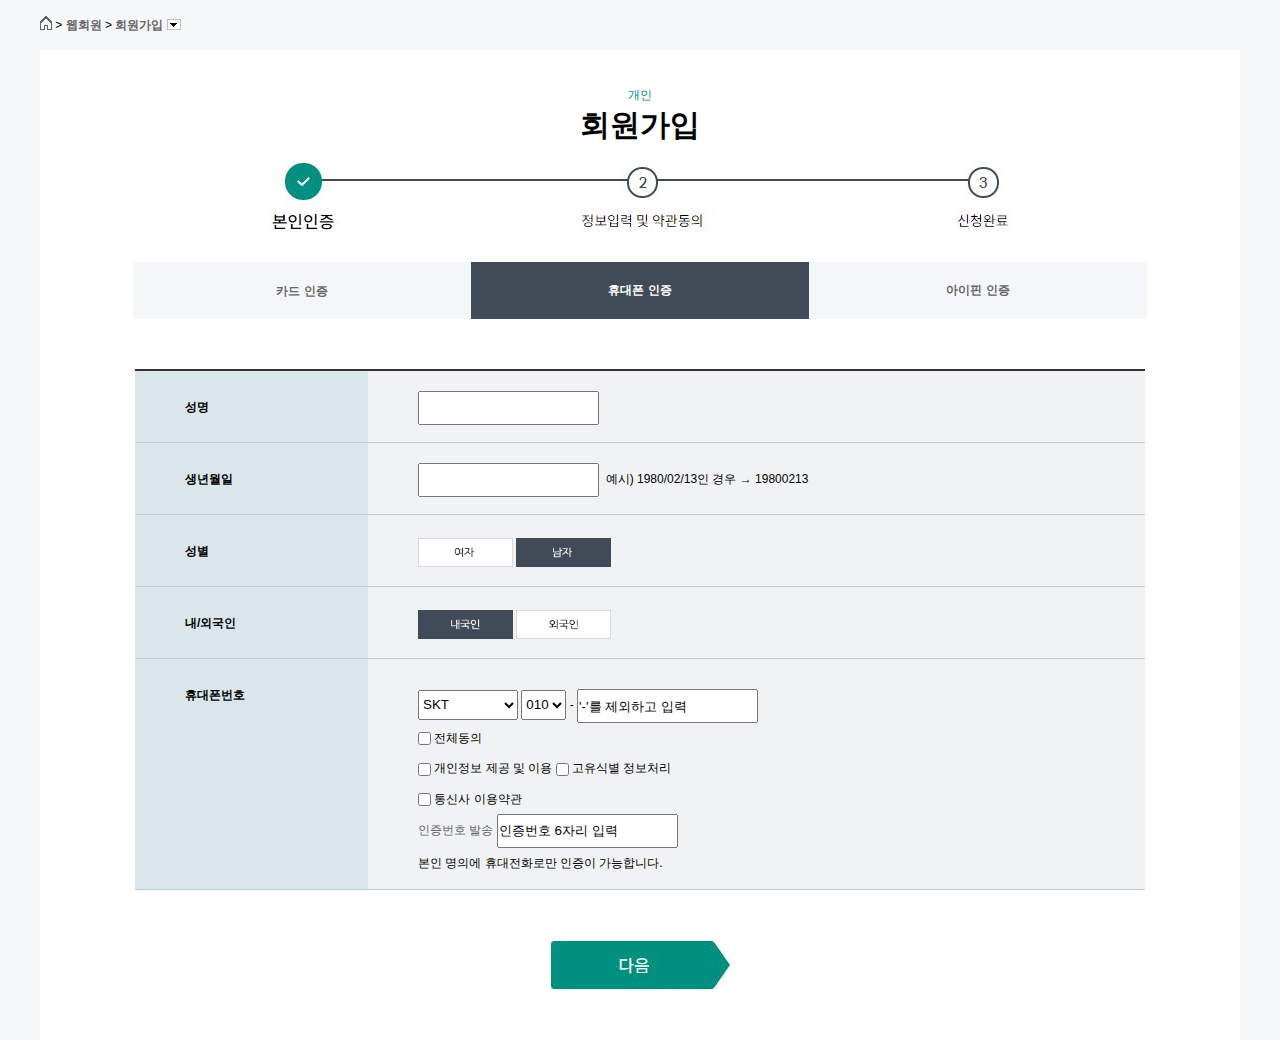
<file: join.html>
<!DOCTYPE html PUBLIC "-//W3C//DTD XHTML 1.0 Transitional//EN" "http://www.w3.org/TR/xhtml1/DTD/xhtml1-transitional.dtd">
<html xmlns="http://www.w3.org/1999/xhtml" xml:lang="ko" lang="ko">
<head>
<meta http-equiv="Content-Type" content="application/xhtml+xml; charset=utf-8" />
<title> 회원가입 | 하나카드 </title>

<link rel="stylesheet" type="text/css" href="css/import.css" />
<link rel="stylesheet" type="text/css" href="css/join.css" />
<script type="text/javascript" src="js/menu.js"></script>


</head>

<body>
<!--//바로가기 메뉴-->

<div id="wrap">
<!-- header -->
<? include "header.html"; ?>
<!-- //header -->
	<!-- container -->
	<div id="container">
    	<div class="homeL_innerJ">
        <p class="homeL">
        <a href="#"><img src="images/ico_breadcrumb_home.png" alt="홈페이지로 바로가기" /></a> &gt;
        <a href="#">웹회원</a> &gt;
        <a href="#">회원가입</a>
        <a href="#"><img class="homeL_btn" src="images/ico_select_arrow.png" alt="회원가입 더보기" /></a>
        </p>
        </div>
        <!-- 회원가입 -->
        <div class="content">
        <h2>개인<br /><span>회원가입</span></h2>
        <p class="join"><img src="images/listforjoin.JPG" alt="회원가입 단계, 1본인인증 2정보입력 및 약관동의 3신청완료" /></p>
        <ol class="blind">
        <li>본인인증</li>
        <li>정보입력 및 약관동의</li>
        <li>신청완료</li>
        </ol>
        <dl class="card_certi">
        <dt><a href="#">카드 인증</a></dt>
        </dl>
        <dl class="auPhon">
        <dt class="auPhon_box"><a href="#">휴대폰 인증</a></dt>
        <dd>
        <form action="/" method="post">
        <fieldset>
        <legend class="blind">휴대폰 인증</legend>
        <table summary="휴대폰인증으로 회원가입하기" >
        <caption class="blind">휴대폰 인증</caption>
        <tr class="bold_line">
        <th>성명</th>
        <td><input type="text" id="name" title="성명" /></td>
        </tr>
        <tr>
        <th>생년월일</th>
        <td><input type="text" maxlength="8" id="birthday" title="생년월일" />&nbsp;
            예시) 1980/02/13인 경우 → 19800213
        </td>
        </tr>
        <tr>
        <th>성별</th>
        <td><input type="image" src="images/sex_female.gif" title="여자" />
            <input type="image"  src="images/sex_male.gif" title="여자" />
        </td>
        </tr>
        <tr>
        <th>내/외국인</th>
        <td>
        	<input type="image" src="images/n_native.gif" title="내국인"/>
	        <input type="image" src="images/n_foreigner.gif" title="외국인" />
        </td>
        </tr>
        <tr class="phonNumber">
        <th>휴대폰번호</th>
        <td>
        <select id="telecom" title="휴대폰 통신사 선택">
        <option value="SKT">SKT</option>
        <option value="KT">KT</option>
        <option value="LG U+">LG U+</option>
        <option value="SKT알뜰폰">SKT알뜰폰</option>
        <option value="KT알뜰폰">KT알뜰폰</option>
        <option value="LG U+알뜰폰">LG U+알뜰폰</option>
        </select>
        <select id="cell" title="휴대폰 앞번호 선택">
        <option value="010">010</option>
        <option value="011">011</option>
        <option value="016">016</option>
        <option value="017">017</option>
        <option value="018">018</option>
        <option value="019">019</option>
        </select> -
        <input type="text" maxlength="4" size="20" title="나머지 휴대전화번호 하이폰을 제외하고 입력" value="'-'를 제외하고 입력" />
        <br />
        <input type="checkbox" id="allCh"/>
        <label for="allCh" class="margin"><strong>전체동의</strong></label>
        <br />
        <input type="checkbox" id="psData"/>
        <label for="psData">개인정보 제공 및 이용</label>
        <input type="checkbox" id="info"/>
        <label for="info">고유식별 정보처리</label>
        <br />
        <input type="checkbox" id="telecomA"/>
        <label for="telecomA">통신사 이용약관</label>
        <br />
        <label for="numberP"><a href="#">인증번호 발송</a></label>
        <input type="text" id="numberP" value="인증번호 6자리 입력" />
        <br />
        본인 명의에 휴대전화로만 인증이 가능합니다.
        </td>
        </tr>
        </table>
        </fieldset>
        </form>
        </dd>
        </dl>
        <input class="img_next" type="image" src="images/next.btn.JPG" alt="회원가입 다음 정보입력 및 약관동의로 이동" />
        <dl class="IP_ce">
        <dt><a href="#">아이핀 인증</a></dt>
        </dl>
        </div>
        <!-- //회원가입 -->	
	</div>
	<!-- //container -->

	<!-- footer -->
	<? include "footer.html"; ?>
	<!-- //footer -->	
</div>
</body>
</html>
</file>
<file: css/join.css>
/* join.css */
/* conainer */
/* 홈페이지,회원가입 상단링크 */
p.homeL{line-height:50px;}
p.homeL a{text-decoration:none;font-weight:bold;}
p.homeL img{margin-bottom:6px;}
p.homeL img.homeL_btn{padding:3px 2.5px 2px;background:#fff;margin-top:3px;border:1px solid silver;}

h2{font-size:12px; color:#00907f;line-height:30px;}
h2 span{font-size:30px;font-weight:bold;color:#000;}
p.join{margin:20px 0 30px;}

/* 카드인증 */
.card_certi{position:absolute;width:338px;height:57px;background:#f5f6f8;left:93px;}
.card_certi dt{text-align:center;font-weight:bold;}

.card_certi dt a{display:block;color:#666;text-decoration:none;line-height:58px;}
.card_certi dt a:hover{background:#2e3844;color:#fff;width:338px; height:57px;}

/* 휴대폰인증 */
.auPhon{width:1010px;margin:0 auto;}
.auPhon .auPhon_box{background:#404b57;width:338px;height:57px;line-height:57px;margin:0 auto;font-weight:bold;margin-bottom:50px;}
.auPhon .auPhon_box a{color:#fff;text-decoration:none;display:block;}
.auPhon .auPhon_box a:hover{background:#2e3844;color:#fff;}

/* 휴대폰인증 table */
form{margin:0 auto;}
form table{}
form tr th{float:left;display:block;width:183px;height:71px;background:#dae6eb;border-bottom:1px solid #bccdd4;line-height:72px;padding-left:50px;font-weight:bold;}
form tr.bold_line{border-top:2px solid #333;}
form tr.bold_line th{}
form tr.bold_line td{height:51px;padding-top:20px;}

form tr td{float:right;width:727px;height:71px;background:#f1f2f3;border-bottom:1px solid #bccdd4;text-align:left;line-height:72px;padding-left:50px;}
form tr td input{height:29px;padding-top:1px;}
form tr td select{height:30px;}


form tr.phonNumber th{background:#dae6eb;height:230px;}
form tr.phonNumber td{height:200px;line-height:30px;padding-top:30px;}


/* 아이핀 인증 */
dl.IP_ce{}
dl.IP_ce dt{width:338px;height:57px;line-height:57px;font-weight:bold;margin-bottom:50px;background:#f5f6f8;position:absolute;right:93px;top:212px;}
dl.IP_ce dt a{color:#666;text-decoration:none;display:block;}
dl.IP_ce dt a:hover{background:#2e3844;color:#fff;}


/* 다음페이지 */
.img_next{margin-top:50px;}
</file>
<file: css/import.css>
/* import.css */
@import url(reset.css);
@import url(layout.css);
@import url(header.css);
@import url(footer.css);
</file>
